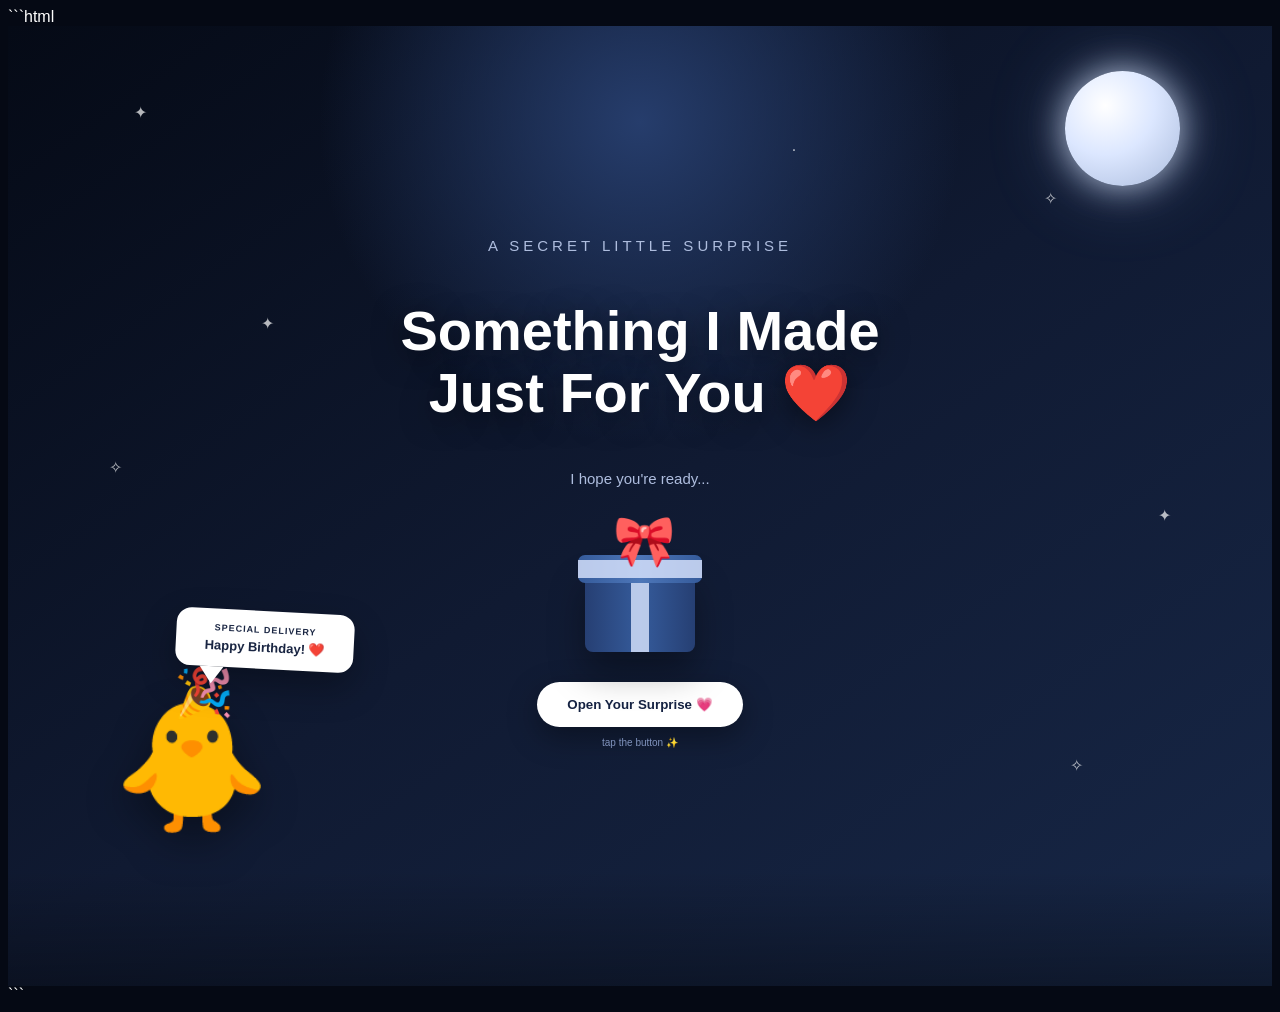
<file: index.html>
```html
<!DOCTYPE html>
<html lang="en">

<head>

    <meta charset="UTF-8">

    <meta name="viewport" content="width=device-width, initial-scale=1.0">

    <title>For My Love ❤️</title>

    <link rel="stylesheet" href="/css/style.css">

</head>

<body>


<!-- =====================================================
     MUSIC
===================================================== -->

<audio id="birthdayMusic" loop>
    <source src="/music/love-song.mp3" type="audio/mpeg">
</audio>



<!-- =====================================================
     PAGE 1
===================================================== -->

<section id="welcomeScreen" class="screen welcome-screen">

    <div class="stars">
        <span>✦</span>
        <span>✧</span>
        <span>✦</span>
        <span>·</span>
        <span>✧</span>
        <span>✦</span>
        <span>·</span>
        <span>✧</span>
    </div>


    <div class="moon-window">
        <div class="moon"></div>
    </div>


    <!-- CUTE BIRTHDAY DUCK -->

    <div class="duck-area">

        <div class="duck-body">
            🐥
        </div>

        <div class="duck-party-hat">
            🎉
        </div>

        <div class="duck-sign">

            <span>SPECIAL DELIVERY</span>

            <strong>
                Happy Birthday! ❤️
            </strong>

        </div>

    </div>


    <!-- MAIN MESSAGE -->

    <div class="opening-note">

        <p class="tiny-label">
            A SECRET LITTLE SURPRISE
        </p>

        <h1>
            Something I Made<br>
            Just For You ❤️
        </h1>

        <p>
            I hope you're ready...
        </p>

    </div>



    <!-- GIFT -->

    <div class="gift-scene">

        <div class="gift-box">

            <div class="gift-bow">
                🎀
            </div>

            <div class="gift-lid">

                <div class="gift-ribbon-horizontal"></div>

            </div>

            <div class="gift-body">

                <div class="gift-ribbon-vertical"></div>

            </div>

        </div>


        <button
                id="openSurprise"
                class="gift-button"
                type="button"
                onclick="openSurprisePage()"
        >
            Open Your Surprise 💗
        </button>


        <p class="click-hint">
            tap the button ✨
        </p>

    </div>


    <div class="room-floor"></div>

</section>



<!-- =====================================================
     PAGE 2 — MEMORIES + LETTER
===================================================== -->

<section
        id="birthdayScreen"
        class="screen birthday-screen hidden"
>


    <!-- FLOATING DECORATIONS -->

    <div class="memory-decorations">

        <span>♡</span>
        <span>✦</span>
        <span>♡</span>
        <span>✧</span>
        <span>♥</span>
        <span>✦</span>
        <span>♡</span>
        <span>✧</span>

    </div>



    <div class="memory-page">


        <!-- HEADING -->

        <div class="memory-heading">

            <p class="memory-eyebrow">
                A LITTLE PIECE OF US
            </p>

            <h1>
                My Favourite Memories ❤️
            </h1>

            <p class="memory-subtitle">
                Three pictures. A million feelings.
            </p>

        </div>



        <!-- =================================================
             PHOTO COLLAGE
        ================================================== -->

        <div class="memory-collage">


            <!-- PHOTO 1 -->

            <div class="memory-photo photo-one">

                <div class="photo-inner">

                    <img
                            src="/images/us1.jpeg"
                            alt="Our first memory"
                    >

                </div>

                <div class="photo-caption">
                    the beginning ♡
                </div>

            </div>



            <!-- PHOTO 2 -->

            <div class="memory-photo photo-two">

                <div class="photo-inner">

                    <img
                            src="/images/us2.jpeg"
                            alt="Our beautiful memory"
                    >

                </div>

                <div class="photo-caption">
                    my favourite person
                </div>

            </div>



            <!-- PHOTO 3 -->

            <div class="memory-photo photo-three">

                <div class="photo-inner">

                    <img
                            src="/images/us3.jpeg"
                            alt="Our precious memory"
                    >

                </div>

                <div class="photo-caption">
                    still my favourite ♡
                </div>

            </div>



            <!-- LITTLE NOTES -->

            <div class="memory-note note-one">

                <span>
                    you + me
                </span>

                <small>
                    always
                </small>

            </div>


            <div class="memory-note note-two">

                <span>
                    ♡
                </span>

                <small>
                    keep this moment
                </small>

            </div>



            <!-- MINI POLAROID -->

            <div class="mini-polaroid">

                <div class="mini-photo">
                    📸
                </div>

                <p>
                    us
                </p>

            </div>


        </div>



        <!-- =================================================
             LOVE LETTER
        ================================================== -->

        <div class="love-letter-section">

            <div class="letter-decoration">
                ✦
            </div>


            <div class="love-letter">


                <div class="letter-top">

                    <span>
                        FOR YOU
                    </span>

                    <span>
                        ♡
                    </span>

                </div>



                <h2>
                    A Letter For My Love
                </h2>



                <div class="letter-divider">
                    ─── ♡ ───
                </div>



                <div class="letter-content">


                    <p>
                        I don't know if I say it enough, but I want you to know how much I truly appreciate everything you do for me.
                    </p>


                    <p>
                        You have made so many sacrifices for me, you put in so much effort just to make things work, and you always try your very best to make sure that I am okay.
                    </p>


                    <p>
                        Even when you have your own problems, your own stress, and your own difficult days, you still somehow find a way to make me smile and make sure I don't stay sad for too long.
                    </p>


                    <p>
                        I see all of it, even the little things you think I don't notice. I see how much you try, how much you care, how you always put in the effort to make things better for us, and honestly, I don't know what I would do without you.
                    </p>


                    <p>
                        You have been there for me in so many ways, and I will always be grateful for having someone who loves me enough to make so many sacrifices just to see me happy. ❤️
                    </p>



                    <div class="letter-heart">
                        ♥
                    </div>



                    <p>
                        I know this birthday might not feel the same as your last one, especially after the beautiful birthday we celebrated together at Radhe.
                    </p>


                    <p>
                        Maybe this year feels a little different, and maybe things aren't exactly the way we imagined they would be.
                    </p>


                    <p>
                        But even if we can't celebrate it the same way this time, please remember that none of that changes how much I love you.
                    </p>


                    <p>
                        If anything, it makes me realize even more how much I miss being there with you and how much I wish I could make this day as special for you as you deserve.
                    </p>


                    <p>
                        I hope you know that no matter where we are or how things change, you will always have a very special place in my heart.
                    </p>



                    <div class="letter-heart">
                        ♡
                    </div>



                    <p>
                        You do so much for me, and today I just want you to know that I see you, I appreciate you, I value you, and I love you more than I can put into words.
                    </p>


                    <p>
                        Thank you for choosing me, for understanding me, for being patient with me, for making me laugh, for holding me together when I am not okay, and for always trying to bring happiness into my life.
                    </p>


                    <p>
                        I promise I will always cherish you and everything you do for me.
                    </p>


                    <p>
                        Happy Birthday once again, my love. ❤️
                    </p>


                    <p>
                        I hope this year brings you all the happiness, success, peace, and love that you deserve.
                    </p>


                    <p>
                        And even if I can't make this birthday exactly like the last one at Radhe, I hope this little surprise reminds you of one thing:
                    </p>



                    <div class="big-love">
                        I love you so, so much. ❤️🥺
                    </div>



                    <div class="letter-signature">
                        Forever yours. ❤️
                    </div>


                </div>

            </div>

        </div>



        <!-- =================================================
             PAGE 3 BUTTON
        ================================================== -->

        <div class="look-up-section">

            <div class="look-up-stars">
                ✦ &nbsp; ✧ &nbsp; ✦
            </div>

            <p>
                I saved one more thing for you...
            </p>

            <h2>
                Look up. 🌙
            </h2>


            <button
                    type="button"
                    class="look-up-button"
                    onclick="openNightSky()"
            >
                Continue ✨
            </button>


            <p class="look-up-hint">
                there's something waiting in the sky
            </p>

        </div>


    </div>

</section>



<!-- =====================================================
     PAGE 3 — NIGHT SKY
===================================================== -->

<section
        id="nightSkyScreen"
        class="screen night-sky-screen hidden"
>


    <div class="space-background"></div>


    <!-- STARS -->

    <div class="night-stars">

        <span class="ns ns1">✦</span>
        <span class="ns ns2">·</span>
        <span class="ns ns3">✧</span>
        <span class="ns ns4">·</span>
        <span class="ns ns5">✦</span>
        <span class="ns ns6">·</span>
        <span class="ns ns7">✧</span>
        <span class="ns ns8">✦</span>
        <span class="ns ns9">·</span>
        <span class="ns ns10">✧</span>
        <span class="ns ns11">·</span>
        <span class="ns ns12">✦</span>

    </div>



    <!-- MOON -->

    <div class="giant-moon">

        <div class="moon-crater crater-one"></div>
        <div class="moon-crater crater-two"></div>
        <div class="moon-crater crater-three"></div>
        <div class="moon-crater crater-four"></div>

    </div>



    <!-- FLOATING PHOTOS -->

    <div class="memory-orbs">


        <div class="memory-orb orb-one">

            <img
                    src="/images/us1.jpeg"
                    alt="Memory"
            >

        </div>


        <div class="memory-orb orb-two">

            <img
                    src="/images/us2.jpeg"
                    alt="Memory"
            >

        </div>


        <div class="memory-orb orb-three">

            <img
                    src="/images/us3.jpeg"
                    alt="Memory"
            >

        </div>


    </div>



    <!-- DUCK -->

    <div class="moon-duck">

        <div class="tiny-duck">
            🐥
        </div>

    </div>



    <!-- MESSAGE -->

    <div class="sky-message">

        <p class="sky-small-text">
            LOOK AT THE SKY
        </p>


        <h1>
            Somewhere between<br>
            the stars...
        </h1>


        <div class="heart-line">
            ♡
        </div>


        <p class="sky-final-line">

            there is a little reminder<br>
            of how much you mean to me.

        </p>


        <br>


        <p class="sky-final-line">

            <strong>
                Happy Birthday, My Love. ❤️
            </strong>

        </p>

    </div>



    <!-- WISH BUTTON -->

    <div class="wish-area">

        <button
                type="button"
                class="wish-button"
                onclick="makeWish()"
        >
            ⭐ Make a Wish
        </button>


        <p>
            close your eyes first...
        </p>

    </div>



    <!-- WISH RESULT -->

    <div
            id="wishResult"
            class="wish-result hidden"
    >

        <div class="wish-stars">
            ✦ ✧ ✦
        </div>


        <h2>
            My wish for you...
        </h2>


        <p>
            is that you always have a reason to smile.
        </p>


        <div class="wish-hearts">
            ♡ ❤️ ♡
        </div>


        <div class="birthday-final-text">

            Happy Birthday ❤️

            <br>

            I love you.

            <br>

            More than words can say.

        </div>

    </div>



    <div
            id="heartExplosion"
            class="heart-explosion"
    ></div>


</section>



<!-- =====================================================
     PAGE CONTROL
===================================================== -->

<script>

    function openSurprisePage() {

        const welcomeScreen =
            document.getElementById("welcomeScreen");

        const birthdayScreen =
            document.getElementById("birthdayScreen");

        const music =
            document.getElementById("birthdayMusic");


        welcomeScreen.classList.add("hidden");

        birthdayScreen.classList.remove("hidden");


        if (music) {

            music.play().catch(function () {

                console.log("Music playback blocked.");

            });

        }

    }



    function openNightSky() {

        const birthdayScreen =
            document.getElementById("birthdayScreen");

        const nightSkyScreen =
            document.getElementById("nightSkyScreen");


        birthdayScreen.classList.add("hidden");

        nightSkyScreen.classList.remove("hidden");

    }



    function makeWish() {

        const wishButton =
            document.querySelector(".wish-button");

        const wishResult =
            document.getElementById("wishResult");

        const heartExplosion =
            document.getElementById("heartExplosion");


        if (wishButton) {

            wishButton.style.display = "none";

        }


        if (wishResult) {

            wishResult.classList.remove("hidden");

        }


        const hearts = [
            "❤️",
            "💕",
            "💗",
            "💖",
            "💓",
            "💞",
            "♡"
        ];


        for (let i = 0; i < 35; i++) {

            const heart =
                document.createElement("span");


            heart.className =
                "explosion-heart";


            heart.innerHTML =
                hearts[
                    Math.floor(
                        Math.random() * hearts.length
                    )
                ];


            heart.style.left = "50%";

            heart.style.top = "50%";


            heart.style.setProperty(
                "--x",
                ((Math.random() - 0.5) * 900) + "px"
            );


            heart.style.setProperty(
                "--y",
                ((Math.random() - 0.5) * 700) + "px"
            );


            heartExplosion.appendChild(heart);


            setTimeout(function () {

                heart.remove();

            }, 4500);

        }

    }

</script>


</body>

</html>
```
</file>
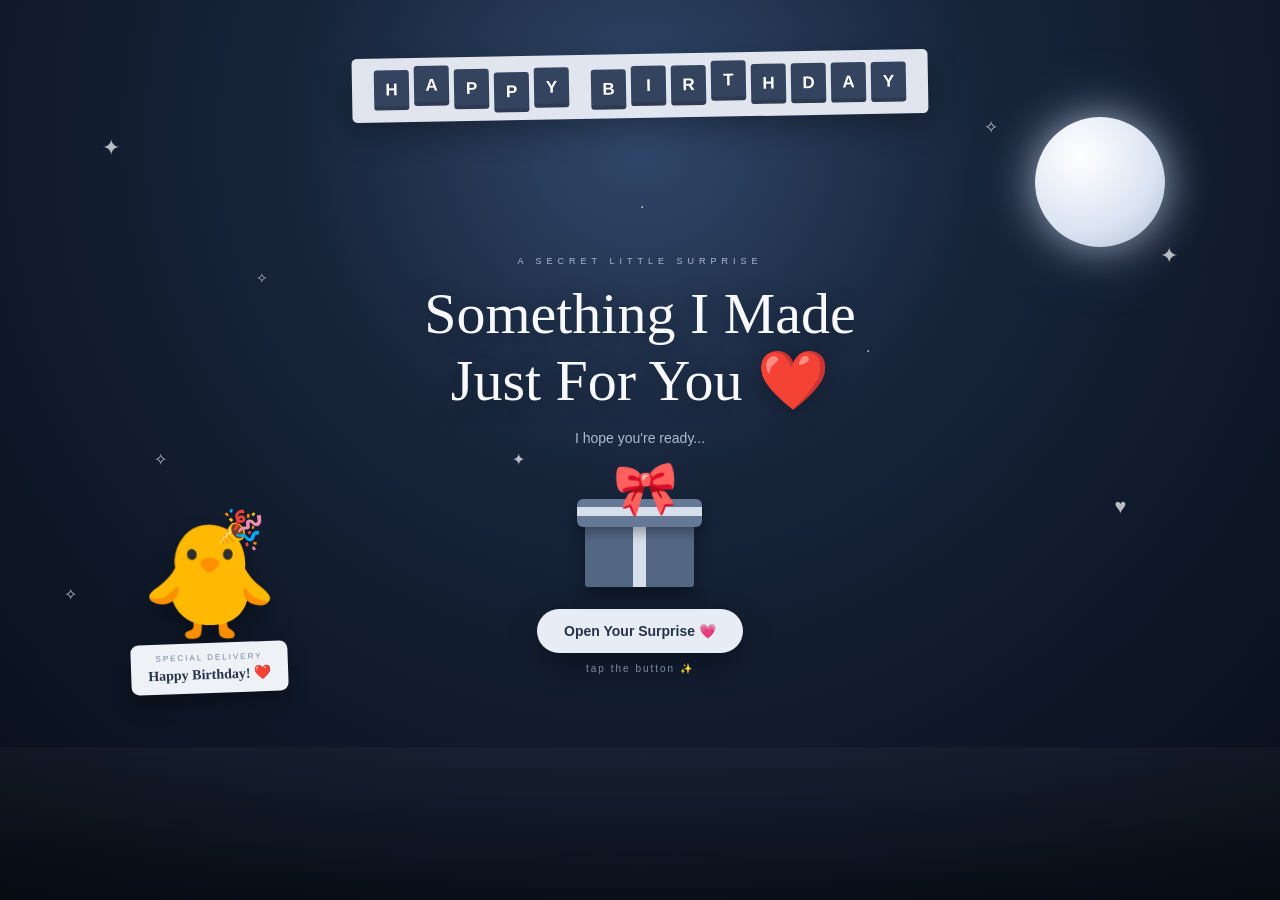
<file: src/main/resources/static/index.html>
<!DOCTYPE html>
<html lang="en">

<head>
    <meta charset="UTF-8">
    <meta name="viewport" content="width=device-width, initial-scale=1.0">

    <title>For My Love ❤️</title>

    <link rel="stylesheet" href="css/style.css">
</head>

<body>

<audio id="birthdayMusic" loop>
    <source src="music/love-song.mp3" type="audio/mpeg">
</audio>


<!-- =====================================================
     PAGE 1
===================================================== -->

<section id="welcomeScreen" class="screen welcome-screen">

    <div class="stars">
        <span>✦</span>
        <span>✧</span>
        <span>✦</span>
        <span>·</span>
        <span>✧</span>
        <span>✦</span>
        <span>·</span>
        <span>✧</span>
        <span>♥</span>
        <span>✦</span>
        <span>♡</span>
        <span>✧</span>
    </div>

    <div class="birthday-banner">
        <span>H</span>
        <span>A</span>
        <span>P</span>
        <span>P</span>
        <span>Y</span>
        <span class="banner-space"></span>
        <span>B</span>
        <span>I</span>
        <span>R</span>
        <span>T</span>
        <span>H</span>
        <span>D</span>
        <span>A</span>
        <span>Y</span>
    </div>

    <div class="moon-window">
        <div class="moon"></div>
    </div>

    <div class="duck-area">

        <div class="duck-body">🐥</div>

        <div class="duck-party-hat">🎉</div>

        <div class="duck-sign">
            <span>SPECIAL DELIVERY</span>
            <strong>Happy Birthday! ❤️</strong>
        </div>

    </div>

    <div class="opening-note">

        <p class="tiny-label">
            A SECRET LITTLE SURPRISE
        </p>

        <h1>
            Something I Made<br>
            Just For You ❤️
        </h1>

        <p>
            I hope you're ready...
        </p>

    </div>

    <div class="gift-scene">

        <div class="gift-box">

            <div class="gift-bow">🎀</div>

            <div class="gift-lid">
                <div class="gift-ribbon-horizontal"></div>
            </div>

            <div class="gift-body">
                <div class="gift-ribbon-vertical"></div>
            </div>

        </div>

        <button
                id="openSurprise"
                class="gift-button"
                type="button"
                onclick="openSurprisePage()"
        >
            Open Your Surprise 💗
        </button>

        <p class="click-hint">
            tap the button ✨
        </p>

    </div>

    <div class="room-floor"></div>

    <div class="page1-hearts">
        <span>❤️</span>
        <span>♡</span>
        <span>💗</span>
        <span>♥</span>
        <span>💕</span>
        <span>♡</span>
        <span>💖</span>
        <span>♥</span>
        <span>💓</span>
        <span>♡</span>
    </div>

</section>


<!-- =====================================================
     PAGE 2
===================================================== -->

<section id="birthdayScreen" class="screen birthday-screen hidden">

    <div class="memory-decorations">
        <span>♡</span>
        <span>✦</span>
        <span>♡</span>
        <span>✧</span>
        <span>♥</span>
        <span>✦</span>
        <span>♡</span>
        <span>✧</span>
        <span>💕</span>
        <span>❤️</span>
        <span>💗</span>
        <span>💖</span>
    </div>

    <div class="memory-page">

        <div class="memory-heading">

            <p class="memory-eyebrow">
                A LITTLE PIECE OF US
            </p>

            <h1>
                My Favourite Memories ❤️
            </h1>

            <p class="memory-subtitle">
                Three pictures. A million feelings.
            </p>

        </div>

        <div class="memory-collage">

            <div class="memory-photo photo-one">
                <div class="photo-inner">
                    <img src="images/us1.jpeg" alt="Our first memory">
                </div>

                <div class="photo-caption">
                    the beginning ♡
                </div>
            </div>

            <div class="memory-photo photo-two">
                <div class="photo-inner">
                    <img src="images/us2.jpeg" alt="Our beautiful memory">
                </div>

                <div class="photo-caption">
                    my favourite person
                </div>
            </div>

            <div class="memory-photo photo-three">
                <div class="photo-inner">
                    <img src="images/us3.jpeg" alt="Our precious memory">
                </div>

                <div class="photo-caption">
                    still my favourite ♡
                </div>
            </div>

            <div class="memory-note note-one">
                <span>you + me</span>
                <small>always</small>
            </div>

            <div class="memory-note note-two">
                <span>♡</span>
                <small>keep this moment</small>
            </div>

            <div class="mini-polaroid">
                <div class="mini-photo">📸</div>
                <p>us</p>
            </div>

        </div>

        <div class="love-letter-section">

            <div class="letter-decoration">
                ✦
            </div>

            <div class="love-letter">

                <div class="letter-top">
                    <span>FOR YOU</span>
                    <span>♡</span>
                </div>

                <h2>
                    A Letter For My Love
                </h2>

                <div class="letter-divider">
                    ─── ♡ ───
                </div>

                <div class="letter-content">

                    <p>
                        I don't know if I say it enough, but I want you to know how much I truly appreciate everything you do for me.
                    </p>

                    <p>
                        You have made so many sacrifices for me, you put in so much effort just to make things work, and you always try your very best to make sure that I am okay.
                    </p>

                    <p>
                        Even when you have your own problems, your own stress, and your own difficult days, you still somehow find a way to make me smile and make sure I don't stay sad for too long.
                    </p>

                    <p>
                        I see all of it, even the little things you think I don't notice. I see how much you try, how much you care, how you always put in the effort to make things better for us, and honestly, I don't know what I would do without you.
                    </p>

                    <p>
                        You have been there for me in so many ways, and I will always be grateful for having someone who loves me enough to make so many sacrifices just to see me happy. ❤️
                    </p>

                    <div class="letter-heart">♥</div>

                    <p>
                        I know this birthday might not feel the same as your last one, especially after the beautiful birthday we celebrated together at Radhe.
                    </p>

                    <p>
                        Maybe this year feels a little different, and maybe things aren't exactly the way we imagined they would be.
                    </p>

                    <p>
                        But even if we can't celebrate it the same way this time, please remember that none of that changes how much I love you.
                    </p>

                    <p>
                        If anything, it makes me realize even more how much I miss being there with you and how much I wish I could make this day as special for you as you deserve.
                    </p>

                    <p>
                        I hope you know that no matter where we are or how things change, you will always have a very special place in my heart.
                    </p>

                    <div class="letter-heart">♡</div>

                    <p>
                        You do so much for me, and today I just want you to know that I see you, I appreciate you, I value you, and I love you more than I can put into words.
                    </p>

                    <p>
                        Thank you for choosing me, for understanding me, for being patient with me, for making me laugh, for holding me together when I am not okay, and for always trying to bring happiness into my life.
                    </p>

                    <p>
                        I promise I will always cherish you and everything you do for me.
                    </p>

                    <p>
                        Happy Birthday once again, my love. ❤️
                    </p>

                    <p>
                        I hope this year brings you all the happiness, success, peace, and love that you deserve.
                    </p>

                    <p>
                        And even if I can't make this birthday exactly like the last one at Radhe, I hope this little surprise reminds you of one thing:
                    </p>

                    <div class="big-love">
                        I love you so, so much. ❤️🥺
                    </div>

                    <div class="letter-signature">
                        Forever yours. ❤️
                    </div>

                </div>

            </div>

        </div>

        <div class="look-up-section">

            <div class="look-up-stars">
                ✦ &nbsp; ✧ &nbsp; ✦
            </div>

            <p>
                I saved one more thing for you...
            </p>

            <h2>
                Look up. 🌙
            </h2>

            <button
                    type="button"
                    class="look-up-button"
                    onclick="openNightSky()"
            >
                Continue ✨
            </button>

            <p class="look-up-hint">
                there's something waiting in the sky
            </p>

        </div>

    </div>

</section>


<!-- =====================================================
     PAGE 3 — ROMANTIC NIGHT
===================================================== -->

<section id="nightSkyScreen" class="screen night-sky-screen hidden">

    <!-- Background -->
    <div class="space-background"></div>

    <!-- Soft glowing clouds -->
    <div class="sky-glow sky-glow-one"></div>
    <div class="sky-glow sky-glow-two"></div>

    <!-- Stars -->
    <div class="night-stars">

        <span class="ns ns1">✦</span>
        <span class="ns ns2">·</span>
        <span class="ns ns3">✧</span>
        <span class="ns ns4">·</span>
        <span class="ns ns5">✦</span>
        <span class="ns ns6">·</span>
        <span class="ns ns7">✧</span>
        <span class="ns ns8">✦</span>
        <span class="ns ns9">·</span>
        <span class="ns ns10">✧</span>
        <span class="ns ns11">·</span>
        <span class="ns ns12">✦</span>
        <span class="ns ns13">✧</span>
        <span class="ns ns14">·</span>
        <span class="ns ns15">✦</span>
        <span class="ns ns16">♡</span>
        <span class="ns ns17">✧</span>
        <span class="ns ns18">·</span>

    </div>


    <!-- Shooting stars -->
    <div class="shooting-stars">
        <span></span>
        <span></span>
        <span></span>
    </div>


    <!-- Moon -->
    <div class="giant-moon">

        <div class="moon-crater crater-one"></div>
        <div class="moon-crater crater-two"></div>
        <div class="moon-crater crater-three"></div>
        <div class="moon-crater crater-four"></div>

    </div>


    <!-- Moon halo -->
    <div class="moon-halo"></div>


    <!-- Floating memories -->
    <div class="memory-orbs">

        <div class="memory-orb orb-one">
            <img src="images/us1.jpeg" alt="Our memory">
        </div>

        <div class="memory-orb orb-two">
            <img src="images/us2.jpeg" alt="Our memory">
        </div>

        <div class="memory-orb orb-three">
            <img src="images/us3.jpeg" alt="Our memory">
        </div>

    </div>


    <!-- Small romantic hearts -->
    <div class="floating-love">

        <span>♡</span>
        <span>♥</span>
        <span>♡</span>
        <span>💗</span>
        <span>♡</span>
        <span>♥</span>

    </div>


    <!-- Romantic message -->
    <div class="sky-message">

        <p class="sky-small-text">
            FOR THE ONE I LOVE
        </p>

        <h1>
            If I could give you<br>
            one thing tonight...
        </h1>

        <div class="heart-line">
            ♡
        </div>

        <p class="sky-final-line">
            No matter how many stars are in the sky,
            I'd still choose you.
            I would give you the ability
            to see yourself through my eyes.
        </p>

        <p class="sky-final-line">
            <strong>
                Then you'd finally understand<br>
                just how special you are to me. ❤️
            </strong>
        </p>

    </div>


    <!-- Bottom romantic message -->
    <div class="bottom-love-message">

        <span>✦</span>


        <span>♡</span>

    </div>


    <!-- Wish -->
    <div class="wish-area">

        <button
                type="button"
                class="wish-button"
                onclick="makeWish()"
        >
            ⭐ Make a Wish
        </button>

        <p>
            close your eyes first...
        </p>

    </div>


    <!-- Wish result -->
    <div id="wishResult" class="wish-result hidden">

        <div class="wish-stars">
            ✦ &nbsp; ✧ &nbsp; ✦
        </div>

        <h2>
            My wish for you...
        </h2>

        <p>
            is that you always have a reason to smile.
        </p>

        <div class="wish-hearts">
            ♡ ❤️ ♡
        </div>

        <div class="birthday-final-text">

            Happy Birthday ❤️

            <br>

            I love you.

            <br>

            More than words can say.

        </div>

    </div>


    <!-- Heart explosion -->
    <div id="heartExplosion" class="heart-explosion"></div>

</section>


<script>

    function openSurprisePage() {

        const welcomeScreen =
            document.getElementById("welcomeScreen");

        const birthdayScreen =
            document.getElementById("birthdayScreen");

        const music =
            document.getElementById("birthdayMusic");

        welcomeScreen.classList.add("hidden");

        birthdayScreen.classList.remove("hidden");

        if (music) {

            music.play().catch(function () {
                console.log("Music playback blocked.");
            });

        }

        window.scrollTo(0, 0);
    }


    function openNightSky() {

        const birthdayScreen =
            document.getElementById("birthdayScreen");

        const nightSkyScreen =
            document.getElementById("nightSkyScreen");

        birthdayScreen.classList.add("hidden");

        nightSkyScreen.classList.remove("hidden");

        window.scrollTo(0, 0);
    }


    function makeWish() {

        const wishButton =
            document.querySelector(".wish-button");

        const wishResult =
            document.getElementById("wishResult");

        const heartExplosion =
            document.getElementById("heartExplosion");

        if (wishButton) {
            wishButton.style.display = "none";
        }

        if (wishResult) {
            wishResult.classList.remove("hidden");
        }

        const hearts = [
            "❤️",
            "💕",
            "💗",
            "💖",
            "💓",
            "💞",
            "♡",
            "♥"
        ];

        for (let i = 0; i < 45; i++) {

            const heart =
                document.createElement("span");

            heart.className =
                "explosion-heart";

            heart.innerHTML =
                hearts[
                    Math.floor(
                        Math.random() * hearts.length
                    )
                ];

            heart.style.left = "50%";
            heart.style.top = "50%";

            heart.style.setProperty(
                "--x",
                ((Math.random() - 0.5) * 900) + "px"
            );

            heart.style.setProperty(
                "--y",
                ((Math.random() - 0.5) * 700) + "px"
            );

            heartExplosion.appendChild(heart);

            setTimeout(function () {
                heart.remove();
            }, 4500);

        }

    }

</script>

</body>
</html>
</file>
<file: css/style.css>
```css
* {
    margin: 0;
    padding: 0;
    box-sizing: border-box;
}

html {
    scroll-behavior: smooth;
}

body {
    min-height: 100vh;
    font-family: "Segoe UI", Arial, sans-serif;
    overflow-x: hidden;
    background: #050914;
    color: white;
}

.hidden {
    display: none !important;
}

.screen {
    min-height: 100vh;
    position: relative;
    overflow: hidden;
}


/* =====================================================
   PAGE 1
===================================================== */

.welcome-screen {
    min-height: 100vh;
    display: flex;
    flex-direction: column;
    align-items: center;
    justify-content: center;
    padding: 30px 20px;

    background:
        radial-gradient(circle at 50% 10%, #263d6c 0%, transparent 30%),
        linear-gradient(145deg, #050a16, #101a32, #172747);

    isolation: isolate;
}


/* Stars */

.stars {
    position: absolute;
    inset: 0;
    pointer-events: none;
}

.stars span {
    position: absolute;
    color: white;
    opacity: .7;
    animation: twinkle 3s infinite alternate;
}

.stars span:nth-child(1) { top: 8%; left: 10%; }
.stars span:nth-child(2) { top: 17%; left: 82%; }
.stars span:nth-child(3) { top: 30%; left: 20%; }
.stars span:nth-child(4) { top: 12%; left: 62%; }
.stars span:nth-child(5) { top: 45%; left: 8%; }
.stars span:nth-child(6) { top: 50%; left: 91%; }
.stars span:nth-child(7) { top: 70%; left: 15%; }
.stars span:nth-child(8) { top: 76%; left: 84%; }


/* Moon */

.moon-window {
    position: absolute;
    top: 45px;
    right: 75px;
    width: 150px;
    height: 150px;
}

.moon {
    width: 115px;
    height: 115px;
    margin: auto;
    border-radius: 50%;

    background:
        radial-gradient(
            circle at 35% 30%,
            #ffffff,
            #dce7ff 45%,
            #aabbdc
        );

    box-shadow:
        0 0 35px rgba(220,232,255,.8),
        0 0 80px rgba(150,180,240,.3);
}

.window-star {
    position: absolute;
    color: white;
    animation: twinkle 2s infinite alternate;
}

.star-a { top: 0; left: 5px; }
.star-b { top: 35px; right: -10px; }
.star-c { bottom: 5px; left: 10px; }
.star-d { top: 80px; left: -10px; }
.star-e { bottom: 20px; right: 0; }


/* Duck */

.duck-area {
    position: absolute;
    left: 6%;
    bottom: 12%;
    width: 240px;
    height: 260px;
    z-index: 5;
}

.duck-body {
    position: absolute;
    left: 30px;
    bottom: 30px;
    font-size: 125px;
    filter: drop-shadow(0 15px 20px rgba(0,0,0,.4));
    animation: duckFloat 3s ease-in-out infinite;
}

.duck-party-hat {
    position: absolute;
    left: 90px;
    bottom: 150px;
    font-size: 48px;
    animation: hatFloat 2s infinite ease-in-out;
}

.duck-sign {
    position: absolute;
    right: -30px;
    top: 0;
    width: 150px;
    padding: 14px;
    border-radius: 15px;
    background: white;
    color: #192542;
    text-align: center;
    transform: rotate(3deg);
    box-shadow: 0 15px 35px rgba(0,0,0,.3);
}

.duck-sign::after {
    content: "";
    position: absolute;
    left: 25px;
    bottom: -17px;
    border-width: 17px 12px 0;
    border-style: solid;
    border-color: white transparent transparent;
}

.duck-sign span {
    display: block;
    font-size: 9px;
    font-weight: 700;
    letter-spacing: 1px;
    margin-bottom: 5px;
}

.duck-sign strong {
    font-size: 13px;
}

.duck-shadow {
    position: absolute;
    left: 40px;
    bottom: 15px;
    width: 125px;
    height: 18px;
    background: rgba(0,0,0,.3);
    border-radius: 50%;
    filter: blur(5px);
}


/* Opening message */

.opening-note {
    position: relative;
    z-index: 10;
    width: min(650px, 90%);
    text-align: center;
    margin-top: -35px;
}

.tiny-label {
    font-size: 10px;
    letter-spacing: 4px;
    color: #9eb3df;
    margin-bottom: 18px;
}

.opening-note h1 {
    font-size: clamp(32px, 5vw, 56px);
    line-height: 1.1;
    text-shadow: 0 5px 30px rgba(0,0,0,.5);
}

.opening-note p {
    margin-top: 18px;
    color: #aebdde;
    font-size: 15px;
}


/* Gift */

.gift-scene {
    position: relative;
    z-index: 10;
    display: flex;
    flex-direction: column;
    align-items: center;
    margin-top: 30px;
}

.gift-box {
    position: relative;
    width: 130px;
    height: 120px;
    animation: giftFloat 2.5s ease-in-out infinite;
}

.gift-body {
    position: absolute;
    left: 10px;
    bottom: 0;
    width: 110px;
    height: 85px;
    border-radius: 8px;
    background: linear-gradient(90deg,#263f73,#355b9b,#263f73);
    box-shadow: 0 20px 35px rgba(0,0,0,.35);
}

.gift-lid {
    position: absolute;
    left: 3px;
    top: 23px;
    width: 124px;
    height: 28px;
    border-radius: 7px;
    background: linear-gradient(90deg,#355b9b,#4d76b8,#355b9b);
    z-index: 3;
}

.gift-ribbon-horizontal {
    position: absolute;
    left: 0;
    top: 5px;
    width: 100%;
    height: 18px;
    background: #dce7ff;
    opacity: .8;
}

.gift-ribbon-vertical {
    position: absolute;
    left: 46px;
    top: 0;
    width: 18px;
    height: 100%;
    background: #dce7ff;
    opacity: .8;
}

.gift-bow {
    position: absolute;
    z-index: 5;
    top: -20px;
    left: 38px;
    font-size: 50px;
    animation: bowWiggle 2s infinite ease-in-out;
}

.gift-glow {
    position: absolute;
    width: 180px;
    height: 180px;
    border-radius: 50%;
    background: rgba(100,150,255,.15);
    filter: blur(30px);
    animation: glowPulse 2s infinite alternate;
}

.gift-button {
    margin-top: 30px;
    padding: 15px 30px;
    border: none;
    border-radius: 50px;
    background: white;
    color: #162343;
    font-weight: 700;
    cursor: pointer;
    box-shadow: 0 10px 30px rgba(0,0,0,.35);
    transition: .25s;
}

.gift-button:hover {
    transform: translateY(-4px) scale(1.04);
}

.click-hint {
    margin-top: 10px;
    color: #8093bd;
    font-size: 10px;
}


/* Floor */

.room-floor {
    position: absolute;
    left: 0;
    bottom: 0;
    width: 100%;
    height: 12%;
    background: linear-gradient(to top,rgba(0,0,0,.35),transparent);
}


/* =====================================================
   PAGE 2
===================================================== */

.birthday-screen {
    min-height: 100vh;
    padding: 65px 20px;

    background:
        radial-gradient(circle at 20% 10%,#263a61,transparent 30%),
        radial-gradient(circle at 90% 80%,#1c3155,transparent 30%),
        linear-gradient(145deg,#080e1c,#101b31,#0a1222);
}

.memory-page {
    position: relative;
    z-index: 5;
    width: min(1050px,100%);
    margin: auto;
}


/* Heading */

.memory-heading {
    text-align: center;
    margin-bottom: 45px;
}

.memory-eyebrow {
    font-size: 9px;
    letter-spacing: 5px;
    color: #8196be;
    margin-bottom: 13px;
}

.memory-heading h1 {
    font-size: clamp(30px,5vw,52px);
    font-weight: 500;
}

.memory-subtitle {
    margin-top: 10px;
    color: #8e9fbd;
    font-size: 12px;
    font-style: italic;
}


/* Collage */

.memory-collage {
    position: relative;
    width: min(900px,100%);
    min-height: 650px;
    margin: auto;
}


/* Photos */

.memory-photo {
    position: absolute;
    padding: 10px;
    background: #f7f5ef;
    box-shadow: 0 25px 50px rgba(0,0,0,.4);
    cursor: pointer;
    transition: .4s ease;
}

.memory-photo:hover {
    transform:
        rotate(0deg)
        translateY(-12px)
        scale(1.04);

    z-index: 20;
}

.photo-inner {
    overflow: hidden;
}

.photo-inner img {
    width: 100%;
    height: 100%;
    object-fit: cover;
    display: block;
    transition: .6s ease;
}

.memory-photo:hover img {
    transform: scale(1.06);
}


/* Photo 1 */

.photo-one {
    width: 275px;
    height: 340px;
    left: 4%;
    top: 70px;
    transform: rotate(-6deg);
}

.photo-one .photo-inner {
    height: 285px;
}


/* Photo 2 */

.photo-two {
    width: 320px;
    height: 390px;
    left: 50%;
    top: 5px;
    transform: translateX(-50%) rotate(2deg);
    z-index: 5;
}

.photo-two .photo-inner {
    height: 330px;
}


/* Photo 3 */

.photo-three {
    width: 265px;
    height: 330px;
    right: 4%;
    top: 90px;
    transform: rotate(6deg);
}

.photo-three .photo-inner {
    height: 275px;
}


/* Captions */

.photo-caption {
    height: 35px;
    display: flex;
    align-items: center;
    justify-content: center;
    color: #30343b;
    font-family: "Segoe Print","Comic Sans MS",cursive;
    font-size: 11px;
}


/* Notes */

.memory-note {
    position: absolute;
    display: flex;
    flex-direction: column;
    align-items: center;
    color: #d8e0ef;
    font-family: "Segoe Print","Comic Sans MS",cursive;
}

.memory-note span {
    font-size: 15px;
}

.memory-note small {
    margin-top: 4px;
    color: #8497b9;
    font-size: 8px;
}

.note-one {
    left: 2%;
    top: 445px;
    transform: rotate(-8deg);
}

.note-two {
    right: 1%;
    top: 450px;
    transform: rotate(7deg);
}

.note-three {
    left: 50%;
    bottom: 5px;
    transform: translateX(-50%) rotate(-3deg);
}


/* Mini polaroid */

.mini-polaroid {
    position: absolute;
    left: 25%;
    bottom: 5px;
    width: 110px;
    padding: 8px 8px 16px;
    background: #f6f3eb;
    box-shadow: 0 15px 30px rgba(0,0,0,.3);
    transform: rotate(8deg);
}

.mini-photo {
    height: 80px;
    display: flex;
    justify-content: center;
    align-items: center;
    background: linear-gradient(135deg,#263b60,#172641);
    font-size: 28px;
}

.mini-polaroid p {
    text-align: center;
    margin-top: 6px;
    color: #30343b;
    font-family: "Segoe Print","Comic Sans MS",cursive;
    font-size: 10px;
}


/* Love message */

.tiny-love-message {
    text-align: center;
    margin: 20px auto 45px;
}

.tiny-line {
    width: 50px;
    height: 1px;
    margin: 12px auto;
    background: rgba(255,255,255,.25);
}

.tiny-love-message p {
    font-size: 10px;
    color: #8496b7;
}

.tiny-love-message h2 {
    margin-top: 6px;
    font-size: 24px;
    font-weight: 400;
}


/* Stamps */

.memory-stamps {
    display: flex;
    justify-content: center;
    flex-wrap: wrap;
    gap: 10px;
    margin-bottom: 70px;
}

.memory-stamps span {
    padding: 6px 12px;
    border: 1px solid rgba(255,255,255,.18);
    border-radius: 50px;
    font-size: 7px;
    letter-spacing: 1.5px;
    color: #91a4c7;
}


/* Decorations */

.memory-decorations {
    position: absolute;
    inset: 0;
    pointer-events: none;
}

.memory-decorations span {
    position: absolute;
    color: rgba(255,255,255,.35);
    animation: memoryFloat 5s ease-in-out infinite;
}

.memory-decorations span:nth-child(1) { left: 8%; top: 15%; }
.memory-decorations span:nth-child(2) { left: 25%; top: 8%; }
.memory-decorations span:nth-child(3) { left: 75%; top: 17%; }
.memory-decorations span:nth-child(4) { right: 7%; top: 40%; }
.memory-decorations span:nth-child(5) { left: 10%; bottom: 25%; }
.memory-decorations span:nth-child(6) { right: 20%; bottom: 15%; }
.memory-decorations span:nth-child(7) { left: 40%; bottom: 10%; }
.memory-decorations span:nth-child(8) { right: 40%; top: 35%; }


/* Look up */

.look-up-section {
    text-align: center;
    padding-top: 45px;
    border-top: 1px solid rgba(255,255,255,.1);
}

.look-up-stars {
    font-size: 20px;
    animation: twinkle 2s infinite alternate;
}

.look-up-section p {
    margin-top: 20px;
    color: #8fa5c7;
    font-size: 11px;
}

.look-up-section h2 {
    margin-top: 10px;
    font-size: 30px;
    font-weight: 400;
}

.look-up-button {
    margin-top: 25px;
    padding: 14px 30px;
    border: 1px solid rgba(255,255,255,.25);
    border-radius: 50px;
    background: rgba(255,255,255,.07);
    color: white;
    cursor: pointer;
    transition: .3s;
}

.look-up-button:hover {
    transform: translateY(-4px) scale(1.05);
    background: rgba(255,255,255,.14);
}

.look-up-hint {
    margin-top: 10px !important;
    color: #687b9f !important;
    font-size: 9px !important;
}


/* =====================================================
   PAGE 3
===================================================== */

.night-sky-screen {
    min-height: 100vh;
    background: #020611;
    position: relative;
    overflow: hidden;
}

.space-background {
    position: absolute;
    inset: 0;

    background:
        radial-gradient(ellipse at 50% 100%,#152b52,transparent 55%),
        radial-gradient(ellipse at 20% 20%,#14213d,transparent 40%),
        radial-gradient(ellipse at 85% 15%,#172447,transparent 35%),
        linear-gradient(180deg,#01030b,#050a18,#071329);
}


/* Stars */

.night-stars {
    position: absolute;
    inset: 0;
}

.ns {
    position: absolute;
    color: white;
    opacity: .7;
    animation: nightTwinkle 2s infinite alternate;
}

.ns1 { top: 7%; left: 5%; }
.ns2 { top: 15%; left: 15%; }
.ns3 { top: 9%; left: 28%; }
.ns4 { top: 23%; left: 38%; }
.ns5 { top: 11%; left: 49%; }
.ns6 { top: 19%; left: 63%; }
.ns7 { top: 7%; left: 74%; }
.ns8 { top: 30%; left: 86%; }
.ns9 { top: 40%; left: 6%; }
.ns10 { top: 45%; left: 20%; }
.ns11 { top: 53%; left: 31%; }
.ns12 { top: 38%; left: 45%; }
.ns13 { top: 55%; left: 56%; }
.ns14 { top: 47%; left: 71%; }
.ns15 { top: 63%; left: 83%; }
.ns16 { top: 70%; left: 10%; }
.ns17 { top: 76%; left: 30%; }
.ns18 { top: 68%; left: 48%; }
.ns19 { top: 80%; left: 66%; }
.ns20 { top: 73%; left: 91%; }


/* Shooting stars */

.shooting-stars span {
    position: absolute;
    width: 130px;
    height: 2px;

    background:
        linear-gradient(
            90deg,
            transparent,
            rgba(255,255,255,.9),
            transparent
        );

    transform: rotate(-35deg);
    animation: shootingStar 6s linear infinite;
}

.shooting-stars span:nth-child(1) {
    top: 15%;
    left: 80%;
}

.shooting-stars span:nth-child(2) {
    top: 35%;
    left: 70%;
    animation-delay: 3s;
}

.shooting-stars span:nth-child(3) {
    top: 8%;
    left: 45%;
    animation-delay: 5s;
}


/* Moon */

.giant-moon {
    position: absolute;
    top: 8%;
    right: 8%;
    width: 260px;
    height: 260px;
    border-radius: 50%;

    background:
        radial-gradient(
            circle at 35% 30%,
            #ffffff,
            #e3ebfa 42%,
            #a7b8d1 80%
        );

    box-shadow:
        0 0 40px rgba(220,230,255,.75),
        0 0 120px rgba(180,200,240,.35);

    animation: moonGlow 5s infinite alternate;
}

.moon-crater {
    position: absolute;
    border-radius: 50%;
    background: rgba(110,125,150,.15);
}

.crater-one {
    width: 50px;
    height: 50px;
    top: 55px;
    left: 50px;
}

.crater-two {
    width: 30px;
    height: 30px;
    top: 120px;
    left: 150px;
}

.crater-three {
    width: 42px;
    height: 42px;
    top: 160px;
    left: 75px;
}

.crater-four {
    width: 20px;
    height: 20px;
    top: 75px;
    left: 175px;
}


/* Constellation */

.heart-constellation {
    position: absolute;
    width: 250px;
    height: 220px;
    left: 14%;
    top: 18%;
}

.constellation-star {
    position: absolute;
    color: white;
    font-size: 15px;
    text-shadow: 0 0 12px white;
    animation: constellationPulse 2s infinite alternate;
}

.c1 { left: 50px; top: 10px; }
.c2 { left: 15px; top: 70px; }
.c3 { left: 85px; top: 90px; }
.c4 { left: 120px; top: 45px; }
.c5 { left: 160px; top: 90px; }
.c6 { left: 210px; top: 70px; }
.c7 { left: 180px; top: 135px; }
.c8 { left: 120px; top: 175px; }
.c9 { left: 55px; top: 135px; }

.constellation-line {
    position: absolute;
    height: 1px;
    background: rgba(255,255,255,.35);
    transform-origin: left center;
}

.line1 { width: 70px; left: 55px; top: 22px; transform: rotate(125deg); }
.line2 { width: 75px; left: 25px; top: 80px; transform: rotate(18deg); }
.line3 { width: 65px; left: 95px; top: 96px; transform: rotate(-50deg); }
.line4 { width: 70px; left: 130px; top: 55px; transform: rotate(55deg); }
.line5 { width: 55px; left: 165px; top: 98px; transform: rotate(-28deg); }
.line6 { width: 70px; left: 185px; top: 105px; transform: rotate(145deg); }
.line7 { width: 75px; left: 180px; top: 145px; transform: rotate(165deg); }
.line8 { width: 70px; left: 65px; top: 145px; transform: rotate(25deg); }


/* Page 3 message */

.sky-message {
    position: absolute;
    left: 50%;
    top: 50%;
    transform: translate(-50%,-50%);
    width: min(600px,90%);
    text-align: center;
    z-index: 20;
}

.sky-small-text {
    font-size: 9px;
    letter-spacing: 5px;
    color: #8da3cc;
    margin-bottom: 25px;
}

.sky-message h1 {
    font-size: clamp(35px,6vw,65px);
    font-weight: 400;
    line-height: 1.1;
    text-shadow: 0 10px 40px rgba(0,0,0,.7);
    animation: skyTextAppear 2s ease;
}

.heart-line {
    margin: 20px 0;
    font-size: 40px;
    animation: heartPulse 2s infinite;
}

.message-reveal {
    animation: fadeUp 3s ease;
}

.sky-final-line {
    font-size: 19px;
    line-height: 1.5;
    color: #c8d3e7;
}

.sky-final-line strong {
    font-size: 32px;
    color: white;
}


/* Floating photos */

.memory-orbs {
    position: absolute;
    inset: 0;
}

.memory-orb {
    position: absolute;
    width: 90px;
    height: 90px;
    padding: 5px;
    border-radius: 50%;
    background: rgba(255,255,255,.15);
    border: 1px solid rgba(255,255,255,.5);
    overflow: hidden;
    animation: orbFloat 6s ease-in-out infinite;
}

.memory-orb img {
    width: 100%;
    height: 100%;
    object-fit: cover;
    border-radius: 50%;
}

.orb-one { left: 8%; bottom: 25%; }
.orb-two { left: 45%; top: 12%; animation-delay: 2s; }
.orb-three { right: 7%; bottom: 35%; animation-delay: 4s; }


/* Duck */

.moon-duck {
    position: absolute;
    right: 17%;
    bottom: 11%;
    z-index: 10;
    animation: duckFloat 4s infinite ease-in-out;
}

.tiny-duck {
    font-size: 80px;
    filter: drop-shadow(0 10px 15px rgba(0,0,0,.5));
}

.tiny-flag {
    position: absolute;
    right: -15px;
    top: -20px;
}


/* Wish */

.wish-area {
    position: absolute;
    bottom: 40px;
    left: 50%;
    transform: translateX(-50%);
    text-align: center;
    z-index: 30;
}

.wish-button {
    padding: 15px 32px;
    border-radius: 50px;
    border: 1px solid rgba(255,255,255,.3);
    background: rgba(255,255,255,.08);
    color: white;
    font-weight: 700;
    cursor: pointer;
    transition: .3s;
}

.wish-button:hover {
    transform: scale(1.06);
}

.wish-area p {
    margin-top: 8px;
    color: #7185ad;
    font-size: 9px;
}


/* Final wish */

.wish-result {
    position: absolute;
    inset: 0;
    z-index: 50;

    display: flex;
    flex-direction: column;
    justify-content: center;
    align-items: center;

    text-align: center;

    background:
        radial-gradient(
            circle,
            rgba(10,25,55,.5),
            rgba(0,0,0,.82)
        );

    backdrop-filter: blur(4px);

    animation: finalReveal 2s ease;
}

.wish-stars {
    font-size: 25px;
    margin-bottom: 25px;
}

.wish-result h2 {
    font-size: clamp(30px,5vw,55px);
    font-weight: 400;
}

.wish-result p {
    margin-top: 15px;
    color: #c9d4e9;
    font-size: 18px;
}

.wish-hearts {
    margin-top: 25px;
    font-size: 25px;
    letter-spacing: 8px;
    animation: heartPulse 2s infinite;
}

.birthday-final-text {
    margin-top: 30px;
    font-size: 28px;
    line-height: 1.5;
}


/* Heart explosion */

.heart-explosion {
    position: absolute;
    inset: 0;
    pointer-events: none;
    z-index: 100;
}

.explosion-heart {
    position: absolute;
    font-size: 25px;
    animation: explodeHeart 4s ease-out forwards;
}


/* =====================================================
   ANIMATIONS
===================================================== */

@keyframes twinkle {
    from {
        opacity: .2;
        transform: scale(.8);
    }

    to {
        opacity: 1;
        transform: scale(1.2);
    }
}

@keyframes nightTwinkle {
    from { opacity: .2; }
    to { opacity: 1; }
}

@keyframes duckFloat {
    0%,100% {
        transform: translateY(0);
    }

    50% {
        transform: translateY(-12px);
    }
}

@keyframes hatFloat {
    0%,100% {
        transform: rotate(-15deg);
    }

    50% {
        transform: rotate(5deg) translateY(-5px);
    }
}

@keyframes giftFloat {
    0%,100% {
        transform: translateY(0);
    }

    50% {
        transform: translateY(-10px);
    }
}

@keyframes bowWiggle {
    0%,100% {
        transform: rotate(-5deg);
    }

    50% {
        transform: rotate(8deg);
    }
}

@keyframes glowPulse {
    from {
        transform: scale(.8);
        opacity: .4;
    }

    to {
        transform: scale(1.2);
        opacity: .8;
    }
}

@keyframes memoryFloat {
    0%,100% {
        transform: translateY(0);
    }

    50% {
        transform: translateY(-15px);
    }
}

@keyframes moonGlow {
    from {
        transform: scale(1);
    }

    to {
        transform: scale(1.04);
    }
}

@keyframes constellationPulse {
    from {
        opacity: .4;
        transform: scale(.8);
    }

    to {
        opacity: 1;
        transform: scale(1.2);
    }
}

@keyframes shootingStar {
    0% {
        opacity: 0;
        transform: translate(0,0) rotate(-35deg);
    }

    10% {
        opacity: 1;
    }

    30% {
        opacity: 0;
        transform: translate(-500px,350px) rotate(-35deg);
    }

    100% {
        opacity: 0;
    }
}

@keyframes skyTextAppear {
    from {
        opacity: 0;
        transform: translateY(25px);
    }

    to {
        opacity: 1;
        transform: translateY(0);
    }
}

@keyframes fadeUp {
    from {
        opacity: 0;
        transform: translateY(20px);
    }

    to {
        opacity: 1;
        transform: translateY(0);
    }
}

@keyframes heartPulse {
    0%,100% {
        transform: scale(1);
    }

    50% {
        transform: scale(1.2);
    }
}

@keyframes orbFloat {
    0%,100% {
        transform: translateY(0);
    }

    50% {
        transform: translateY(-25px);
    }
}

@keyframes finalReveal {
    from {
        opacity: 0;
    }

    to {
        opacity: 1;
    }
}

@keyframes explodeHeart {
    0% {
        opacity: 1;
        transform: translate(0,0) scale(.5);
    }

    100% {
        opacity: 0;
        transform:
            translate(var(--x),var(--y))
            scale(1.4)
            rotate(360deg);
    }
}


/* =====================================================
   MOBILE
===================================================== */

@media (max-width:700px) {

    .moon-window {
        top: 15px;
        right: 10px;
        transform: scale(.6);
    }

    .duck-area {
        left: -20px;
        bottom: 7%;
        transform: scale(.65);
        transform-origin: bottom left;
    }

    .opening-note {
        margin-top: -50px;
    }

    .opening-note h1 {
        font-size: 30px;
    }

    .birthday-screen {
        padding: 50px 12px;
    }

    .memory-heading {
        margin-bottom: 25px;
    }

    .memory-heading h1 {
        font-size: 29px;
    }

    .memory-collage {
        min-height: 790px;
    }

    .photo-one {
        width: 185px;
        height: 240px;
        left: 2%;
        top: 25px;
    }

    .photo-one .photo-inner {
        height: 190px;
    }

    .photo-two {
        width: 210px;
        height: 270px;
        top: 210px;
    }

    .photo-two .photo-inner {
        height: 225px;
    }

    .photo-three {
        width: 180px;
        height: 235px;
        right: 2%;
        top: 455px;
    }

    .photo-three .photo-inner {
        height: 185px;
    }

    .photo-caption {
        font-size: 8px;
        height: 25px;
    }

    .memory-note {
        display: none;
    }

    .mini-polaroid {
        width: 85px;
        left: 8%;
        bottom: 10px;
    }

    .mini-photo {
        height: 60px;
    }

    .giant-moon {
        width: 155px;
        height: 155px;
        top: 4%;
        right: 3%;
    }

    .heart-constellation {
        left: 2%;
        top: 20%;
        transform: scale(.6);
        transform-origin: top left;
    }

    .sky-message {
        top: 48%;
    }

    .sky-message h1 {
        font-size: 33px;
    }

    .sky-final-line {
        font-size: 16px;
    }

    .sky-final-line strong {
        font-size: 27px;
    }

    .moon-duck {
        right: 5%;
        bottom: 15%;
        transform: scale(.6);
    }

    .memory-orb {
        width: 60px;
        height: 60px;
    }

    .orb-one {
        left: 4%;
        bottom: 25%;
    }

    .orb-two {
        left: 8%;
        top: 43%;
    }

    .orb-three {
        right: 3%;
        bottom: 35%;
    }

    .birthday-final-text {
        font-size: 23px;
    }
}
```
</file>
<file: src/main/resources/static/css/style.css>
/* =====================================================
   RESET
===================================================== */

* {
    margin: 0;
    padding: 0;
    box-sizing: border-box;
}

html {
    scroll-behavior: smooth;
}

body {
    min-height: 100vh;
    font-family: "Segoe UI", Arial, sans-serif;
    overflow-x: hidden;
    color: #f5f7ff;
    background: #101827;
}


/* =====================================================
   COMMON
===================================================== */

.screen {
    min-height: 100vh;
    position: relative;
    overflow: hidden;
}

.hidden {
    display: none !important;
}


/* =====================================================
   PAGE 1
===================================================== */

.welcome-screen {
    display: flex;
    flex-direction: column;
    align-items: center;
    justify-content: center;
    min-height: 100vh;
    background:
        radial-gradient(
            circle at 50% 15%,
            #31486b 0%,
            #17243a 35%,
            #0d1524 75%,
            #080d17 100%
        );
    overflow: hidden;
}


/* =====================================================
   STARS
===================================================== */

.stars span {
    position: absolute;
    color: #ffffff;
    opacity: .7;
    animation: twinkle 3s ease-in-out infinite;
}

.stars span:nth-child(1) {
    left: 8%;
    top: 15%;
    font-size: 22px;
}

.stars span:nth-child(2) {
    left: 20%;
    top: 30%;
    font-size: 14px;
}

.stars span:nth-child(3) {
    left: 32%;
    top: 10%;
    font-size: 18px;
}

.stars span:nth-child(4) {
    left: 50%;
    top: 22%;
}

.stars span:nth-child(5) {
    right: 22%;
    top: 13%;
    font-size: 17px;
}

.stars span:nth-child(6) {
    right: 8%;
    top: 27%;
    font-size: 22px;
}

.stars span:nth-child(7) {
    right: 32%;
    top: 38%;
}

.stars span:nth-child(8) {
    left: 12%;
    top: 50%;
}

.stars span:nth-child(9) {
    right: 12%;
    top: 55%;
    font-size: 20px;
}

.stars span:nth-child(10) {
    left: 40%;
    top: 50%;
}

.stars span:nth-child(11) {
    right: 42%;
    top: 8%;
    font-size: 18px;
}

.stars span:nth-child(12) {
    left: 5%;
    top: 65%;
}

@keyframes twinkle {
    0%,
    100% {
        opacity: .25;
        transform: scale(.8);
    }

    50% {
        opacity: 1;
        transform: scale(1.25);
    }
}


/* =====================================================
   BIRTHDAY BANNER
===================================================== */

.birthday-banner {
    position: absolute;
    top: 6%;
    left: 50%;
    transform: translateX(-50%) rotate(-1deg);
    display: flex;
    gap: 5px;
    padding: 12px 22px;
    background: rgba(235, 239, 247, .95);
    border-radius: 5px;
    box-shadow: 0 12px 30px rgba(0,0,0,.3);
    z-index: 10;
}

.birthday-banner span {
    display: flex;
    align-items: center;
    justify-content: center;
    width: 35px;
    height: 40px;
    background: #35445e;
    color: #ffffff;
    font-weight: 800;
    font-size: 17px;
    border-radius: 3px;
    box-shadow: inset 0 -4px 0 rgba(0,0,0,.15);
}

.birthday-banner span:nth-child(2) {
    transform: translateY(-4px);
}

.birthday-banner span:nth-child(4) {
    transform: translateY(4px);
}

.birthday-banner span:nth-child(7) {
    transform: translateY(3px);
}

.birthday-banner span:nth-child(10) {
    transform: translateY(-4px);
}

.banner-space {
    width: 12px !important;
    background: transparent !important;
    box-shadow: none !important;
}


/* =====================================================
   MOON
===================================================== */

.moon-window {
    position: absolute;
    right: 9%;
    top: 13%;
    width: 130px;
    height: 130px;
    border-radius: 50%;
    background: rgba(255,255,255,.04);
    box-shadow: 0 0 80px rgba(188,211,255,.18);
}

.moon {
    width: 100%;
    height: 100%;
    border-radius: 50%;
    background:
        radial-gradient(
            circle at 35% 30%,
            #ffffff,
            #dbe4f2 60%,
            #aebdd2
        );
    box-shadow: 0 0 40px rgba(224,236,255,.6);
}


/* =====================================================
   DUCK
===================================================== */

.duck-area {
    position: absolute;
    left: 7%;
    bottom: 23%;
    width: 240px;
    text-align: center;
    animation: duckFloat 3s ease-in-out infinite;
    z-index: 8;
}

.duck-body {
    font-size: 110px;
    filter: drop-shadow(0 15px 12px rgba(0,0,0,.35));
}

.duck-party-hat {
    position: absolute;
    top: -8px;
    left: 54%;
    font-size: 35px;
    transform: rotate(12deg);
}

.duck-sign {
    display: inline-flex;
    flex-direction: column;
    align-items: center;
    margin-top: -15px;
    padding: 10px 17px;
    background: #eef2f7;
    color: #27344c;
    border-radius: 8px;
    box-shadow: 0 10px 20px rgba(0,0,0,.3);
    transform: rotate(-2deg);
}

.duck-sign span {
    font-size: 8px;
    letter-spacing: 2px;
    color: #70809b;
}

.duck-sign strong {
    font-family: "Segoe Print", "Comic Sans MS", cursive;
    font-size: 14px;
    margin-top: 4px;
}

@keyframes duckFloat {
    0%,
    100% {
        transform: translateY(0);
    }

    50% {
        transform: translateY(-12px);
    }
}


/* =====================================================
   OPENING NOTE
===================================================== */

.opening-note {
    position: relative;
    z-index: 5;
    text-align: center;
    margin-top: 30px;
    max-width: 620px;
}

.tiny-label {
    font-size: 9px;
    letter-spacing: 5px;
    color: #aebbd0;
    margin-bottom: 15px;
}

.opening-note h1 {
    font-family: "Segoe Print", "Comic Sans MS", cursive;
    font-size: clamp(32px, 5vw, 58px);
    line-height: 1.15;
    font-weight: 500;
    color: #f7f9ff;
    text-shadow: 0 4px 25px rgba(0,0,0,.35);
}

.opening-note > p:last-child {
    margin-top: 16px;
    color: #aebbd0;
    font-size: 14px;
}


/* =====================================================
   GIFT
===================================================== */

.gift-scene {
    position: relative;
    z-index: 10;
    display: flex;
    flex-direction: column;
    align-items: center;
    margin-top: 28px;
}

.gift-box {
    position: relative;
    width: 125px;
    height: 110px;
    margin-bottom: 25px;
    animation: giftFloat 2.8s ease-in-out infinite;
}

.gift-lid {
    position: absolute;
    top: 25px;
    left: 0;
    width: 125px;
    height: 28px;
    background: #657997;
    border-radius: 6px;
    z-index: 3;
    box-shadow: 0 6px 12px rgba(0,0,0,.3);
}

.gift-body {
    position: absolute;
    left: 8px;
    top: 48px;
    width: 109px;
    height: 65px;
    background: #536783;
    border-radius: 3px;
    box-shadow: 0 10px 15px rgba(0,0,0,.35);
}

.gift-ribbon-horizontal {
    position: absolute;
    left: 0;
    top: 8px;
    width: 100%;
    height: 9px;
    background: #d7dfec;
}

.gift-ribbon-vertical {
    position: absolute;
    left: 48px;
    top: 0;
    width: 13px;
    height: 100%;
    background: #d7dfec;
}

.gift-bow {
    position: absolute;
    top: -15px;
    left: 37px;
    z-index: 5;
    font-size: 52px;
    transform: rotate(-4deg);
}

@keyframes giftFloat {
    0%,
    100% {
        transform: translateY(0);
    }

    50% {
        transform: translateY(-7px);
    }
}


/* =====================================================
   BUTTON
===================================================== */

.gift-button,
.look-up-button,
.wish-button {
    border: none;
    cursor: pointer;
    font-family: "Segoe UI", Arial, sans-serif;
    transition:
        transform .25s ease,
        box-shadow .25s ease;
}

.gift-button {
    padding: 14px 27px;
    border-radius: 50px;
    background: #e8edf5;
    color: #25334a;
    font-size: 14px;
    font-weight: 700;
    box-shadow: 0 12px 30px rgba(0,0,0,.35);
}

.gift-button:hover {
    transform: translateY(-4px) scale(1.03);
    box-shadow: 0 18px 35px rgba(0,0,0,.45);
}

.gift-button:active {
    transform: scale(.97);
}

.click-hint {
    margin-top: 10px;
    font-size: 10px;
    letter-spacing: 2px;
    color: #7f8da4;
}


/* =====================================================
   FLOOR
===================================================== */

.room-floor {
    position: absolute;
    bottom: 0;
    left: 0;
    width: 100%;
    height: 17%;
    background:
        linear-gradient(
            to bottom,
            rgba(255,255,255,.03),
            rgba(0,0,0,.25)
        );
    border-top: 1px solid rgba(255,255,255,.04);
}


/* =====================================================
   PAGE 1 FLOATING HEARTS
===================================================== */

.page1-hearts span {
    position: absolute;
    bottom: -50px;
    color: #dce5f5;
    opacity: .6;
    animation: riseHeart 10s linear infinite;
}

.page1-hearts span:nth-child(1) {
    left: 10%;
    animation-delay: 1s;
}

.page1-hearts span:nth-child(2) {
    left: 25%;
    animation-delay: 4s;
}

.page1-hearts span:nth-child(3) {
    left: 40%;
    animation-delay: 2s;
}

.page1-hearts span:nth-child(4) {
    left: 55%;
    animation-delay: 6s;
}

.page1-hearts span:nth-child(5) {
    left: 68%;
    animation-delay: 3s;
}

.page1-hearts span:nth-child(6) {
    left: 78%;
    animation-delay: 7s;
}

.page1-hearts span:nth-child(7) {
    left: 88%;
    animation-delay: 5s;
}

.page1-hearts span:nth-child(8) {
    left: 92%;
    animation-delay: 1s;
}

.page1-hearts span:nth-child(9) {
    left: 33%;
    animation-delay: 8s;
}

.page1-hearts span:nth-child(10) {
    left: 5%;
    animation-delay: 5s;
}

@keyframes riseHeart {
    0% {
        transform: translateY(0) rotate(0deg);
        opacity: 0;
    }

    15% {
        opacity: .6;
    }

    100% {
        transform: translateY(-110vh) rotate(25deg);
        opacity: 0;
    }
}


/* =====================================================
   PAGE 2
===================================================== */

.birthday-screen {
    background:
        radial-gradient(
            circle at 50% 0%,
            #344764,
            #18253a 45%,
            #0c1422 100%
        );
    padding: 70px 20px;
    min-height: 100vh;
}

.memory-page {
    position: relative;
    z-index: 5;
    width: min(950px, 100%);
    margin: auto;
}


/* =====================================================
   PAGE 2 DECORATIONS
===================================================== */

.memory-decorations span {
    position: fixed;
    color: #dbe5f4;
    opacity: .45;
    animation: twinkle 4s ease-in-out infinite;
    z-index: 1;
}

.memory-decorations span:nth-child(1) {
    left: 4%;
    top: 20%;
}

.memory-decorations span:nth-child(2) {
    right: 7%;
    top: 17%;
}

.memory-decorations span:nth-child(3) {
    left: 9%;
    top: 70%;
}

.memory-decorations span:nth-child(4) {
    right: 12%;
    top: 50%;
}

.memory-decorations span:nth-child(5) {
    left: 17%;
    top: 40%;
}

.memory-decorations span:nth-child(6) {
    right: 20%;
    top: 75%;
}

.memory-decorations span:nth-child(7) {
    left: 45%;
    top: 8%;
}

.memory-decorations span:nth-child(8) {
    right: 45%;
    top: 90%;
}

.memory-decorations span:nth-child(9) {
    left: 3%;
    top: 88%;
}

.memory-decorations span:nth-child(10) {
    right: 4%;
    top: 88%;
}

.memory-decorations span:nth-child(11) {
    left: 50%;
    top: 30%;
}

.memory-decorations span:nth-child(12) {
    right: 30%;
    top: 30%;
}


/* =====================================================
   MEMORY HEADING
===================================================== */

.memory-heading {
    text-align: center;
    margin-bottom: 55px;
}

.memory-eyebrow {
    font-size: 9px;
    letter-spacing: 5px;
    color: #aebbd0;
    margin-bottom: 12px;
}

.memory-heading h1 {
    font-family: "Segoe Print", "Comic Sans MS", cursive;
    font-size: clamp(30px, 5vw, 52px);
    font-weight: 500;
    color: #f5f7fb;
}

.memory-subtitle {
    margin-top: 8px;
    color: #9aa9bf;
    font-size: 13px;
}


/* =====================================================
   COLLAGE
===================================================== */

.memory-collage {
    position: relative;
    min-height: 560px;
    margin: auto;
    max-width: 850px;
}

.memory-photo {
    position: absolute;
    background: #f4f2eb;
    padding: 12px 12px 40px;
    box-shadow: 0 20px 45px rgba(0,0,0,.45);
    color: #26334a;
    transition:
        transform .35s ease,
        z-index .35s ease;
}

.memory-photo:hover {
    transform: rotate(0deg) scale(1.05);
    z-index: 20;
}

.photo-inner {
    width: 100%;
    height: 100%;
    overflow: hidden;
    background: #d9dee7;
}

.memory-photo img {
    width: 100%;
    height: 100%;
    display: block;
    object-fit: cover;
}

.photo-one {
    width: 280px;
    height: 350px;
    left: 8%;
    top: 30px;
    transform: rotate(-6deg);
    z-index: 2;
}

.photo-two {
    width: 300px;
    height: 380px;
    left: 50%;
    top: 0;
    transform: translateX(-50%) rotate(3deg);
    z-index: 4;
}

.photo-three {
    width: 270px;
    height: 340px;
    right: 7%;
    top: 55px;
    transform: rotate(7deg);
    z-index: 3;
}

.photo-caption {
    position: absolute;
    bottom: 10px;
    left: 0;
    width: 100%;
    text-align: center;
    font-family: "Segoe Print", "Comic Sans MS", cursive;
    font-size: 13px;
    color: #43526a;
}


/* =====================================================
   NOTES
===================================================== */

.memory-note {
    position: absolute;
    padding: 14px 18px;
    background: #e9edf3;
    color: #34435b;
    box-shadow: 0 10px 25px rgba(0,0,0,.25);
    font-family: "Segoe Print", "Comic Sans MS", cursive;
    z-index: 10;
}

.memory-note span {
    display: block;
    font-size: 16px;
}

.memory-note small {
    font-size: 10px;
    color: #74839a;
}

.note-one {
    left: 2%;
    bottom: 30px;
    transform: rotate(-7deg);
}

.note-two {
    right: 3%;
    bottom: 10px;
    transform: rotate(6deg);
}


/* =====================================================
   MINI POLAROID
===================================================== */

.mini-polaroid {
    position: absolute;
    right: 18%;
    bottom: 10px;
    width: 100px;
    padding: 8px 8px 22px;
    background: #f3f1e9;
    color: #3d4b61;
    transform: rotate(-8deg);
    box-shadow: 0 12px 25px rgba(0,0,0,.3);
    z-index: 8;
}

.mini-photo {
    height: 75px;
    display: flex;
    align-items: center;
    justify-content: center;
    background: #dbe1e9;
    font-size: 35px;
}

.mini-polaroid p {
    text-align: center;
    margin-top: 5px;
    font-family: "Segoe Print", "Comic Sans MS", cursive;
    font-size: 12px;
}


/* =====================================================
   LOVE LETTER
===================================================== */

.love-letter-section {
    width: min(760px, 96%);
    margin: 50px auto 20px;
    position: relative;
}

.letter-decoration {
    text-align: center;
    font-size: 24px;
    color: #b8c6db;
    margin-bottom: -12px;
    position: relative;
    z-index: 5;
}

.love-letter {
    position: relative;
    background:
        linear-gradient(
            135deg,
            #f8f6ef,
            #e9edf1
        );
    color: #29364b;
    padding: 45px 55px 55px;
    border-radius: 4px;
    box-shadow:
        0 30px 70px rgba(0,0,0,.45),
        0 5px 15px rgba(0,0,0,.15);
    transform: rotate(-.4deg);
}

.love-letter::before {
    content: "";
    position: absolute;
    inset: 12px;
    border: 1px solid rgba(38,48,68,.14);
    pointer-events: none;
}

.letter-top {
    display: flex;
    justify-content: space-between;
    color: #7787a0;
    font-size: 8px;
    letter-spacing: 4px;
}

.love-letter h2 {
    text-align: center;
    margin-top: 25px;
    font-family: "Segoe Print", "Comic Sans MS", cursive;
    font-size: 28px;
    font-weight: 500;
    color: #29364b;
}

.letter-divider {
    text-align: center;
    margin: 15px 0 30px;
    color: #8392aa;
    font-size: 12px;
}

.letter-content p {
    font-family: "Segoe Print", "Comic Sans MS", cursive;
    font-size: 14px;
    line-height: 1.9;
    margin-bottom: 20px;
    color: #37455b;
}

.letter-heart {
    text-align: center;
    margin: 20px 0;
    font-size: 20px;
    color: #667997;
}

.big-love {
    text-align: center;
    margin: 35px 0 30px;
    font-family: "Segoe Print", "Comic Sans MS", cursive;
    font-size: 25px;
    font-weight: 600;
    color: #29364b;
}

.letter-signature {
    text-align: right;
    margin-top: 35px;
    font-family: "Segoe Print", "Comic Sans MS", cursive;
    font-size: 15px;
    color: #596b88;
}


/* =====================================================
   CONTINUE SECTION
===================================================== */

.look-up-section {
    text-align: center;
    margin-top: 80px;
    padding-bottom: 30px;
}

.look-up-stars {
    color: #c9d6e8;
    font-size: 20px;
    margin-bottom: 15px;
}

.look-up-section > p {
    color: #8f9db2;
    font-size: 12px;
}

.look-up-section h2 {
    margin: 8px 0 20px;
    font-family: "Segoe Print", "Comic Sans MS", cursive;
    font-size: 30px;
    font-weight: 500;
}

.look-up-button {
    padding: 13px 28px;
    border-radius: 50px;
    background: #e8edf5;
    color: #26344b;
    font-weight: 700;
    box-shadow: 0 10px 25px rgba(0,0,0,.3);
}

.look-up-button:hover {
    transform: translateY(-3px);
    box-shadow: 0 15px 30px rgba(0,0,0,.4);
}

.look-up-hint {
    margin-top: 10px;
    font-size: 9px !important;
    letter-spacing: 2px;
    color: #66758b !important;
}


/* =====================================================
   PAGE 3
===================================================== */

.night-sky-screen {
    min-height: 100vh;
    width: 100%;
    background:
        radial-gradient(
            circle at 50% 15%,
            #34496d,
            #141f34 42%,
            #070d18 100%
        );
    overflow: hidden;
    position: relative;
}


/* =====================================================
   NIGHT SKY BACKGROUND
===================================================== */

.space-background {
    position: absolute;
    inset: 0;
    width: 100%;
    height: 100%;
    pointer-events: none;
    z-index: 0;
}


/* =====================================================
   NIGHT STARS
===================================================== */

.night-stars {
    position: absolute;
    inset: 0;
    width: 100%;
    height: 100%;
    pointer-events: none;
    z-index: 1;
}

.night-stars span {
    position: absolute;
    color: #f3f7ff;
    animation: nightTwinkle 3s ease-in-out infinite;
}

.ns1 {
    left: 5%;
    top: 15%;
}

.ns2 {
    left: 15%;
    top: 30%;
}

.ns3 {
    left: 27%;
    top: 12%;
}

.ns4 {
    left: 40%;
    top: 25%;
}

.ns5 {
    right: 8%;
    top: 12%;
}

.ns6 {
    right: 20%;
    top: 30%;
}

.ns7 {
    right: 30%;
    top: 18%;
}

.ns8 {
    left: 8%;
    top: 65%;
}

.ns9 {
    left: 30%;
    top: 70%;
}

.ns10 {
    right: 12%;
    top: 60%;
}

.ns11 {
    right: 35%;
    top: 70%;
}

.ns12 {
    left: 50%;
    top: 8%;
}

@keyframes nightTwinkle {
    0%,
    100% {
        opacity: .2;
        transform: scale(1);
    }

    50% {
        opacity: 1;
        transform: scale(1.4);
    }
}


/* =====================================================
   GIANT MOON
===================================================== */

.giant-moon {
    position: absolute;
    top: 7%;
    left: 50%;
    transform: translateX(-50%);
    width: 180px;
    height: 180px;
    border-radius: 50%;
    background:
        radial-gradient(
            circle at 35% 30%,
            #ffffff,
            #d9e3f0 55%,
            #aebdd0
        );
    box-shadow:
        0 0 80px rgba(220,232,250,.55);
    z-index: 3;
    pointer-events: none;
}

.moon-crater {
    position: absolute;
    border-radius: 50%;
    background: rgba(120,135,155,.18);
}

.crater-one {
    width: 28px;
    height: 20px;
    left: 30px;
    top: 45px;
}

.crater-two {
    width: 20px;
    height: 20px;
    right: 35px;
    top: 65px;
}

.crater-three {
    width: 32px;
    height: 25px;
    left: 60px;
    bottom: 35px;
}

.crater-four {
    width: 14px;
    height: 14px;
    right: 55px;
    bottom: 55px;
}


/* =====================================================
   MEMORY ORBS
===================================================== */

.memory-orbs {
    position: absolute;
    inset: 0;
    width: 100%;
    height: 100%;
    pointer-events: none;
    z-index: 4;
}

.memory-orb {
    position: absolute;
    width: 125px;
    height: 125px;
    padding: 6px;
    border-radius: 50%;
    background: #e7edf5;
    box-shadow: 0 0 30px rgba(205,220,240,.3);
    animation: orbFloat 5s ease-in-out infinite;
    z-index: 5;
}

.memory-orb img {
    width: 100%;
    height: 100%;
    object-fit: cover;
    border-radius: 50%;
    display: block;
}

.orb-one {
    left: 12%;
    top: 20%;
}

.orb-two {
    right: 12%;
    top: 26%;
    animation-delay: 1s;
}

.orb-three {
    left: 50%;
    transform: translateX(-50%);
    bottom: 18%;
    animation-delay: 2s;
}

@keyframes orbFloat {
    0%,
    100% {
        transform: translateY(0);
    }

    50% {
        transform: translateY(-15px);
    }
}

.orb-three {
    animation-name: orbFloatCenter;
}

@keyframes orbFloatCenter {
    0%,
    100% {
        transform:
            translateX(-50%)
            translateY(0);
    }

    50% {
        transform:
            translateX(-50%)
            translateY(-15px);
    }
}


/* =====================================================
   SKY DUCK
===================================================== */

.moon-duck {
    position: absolute;
    right: 18%;
    bottom: 12%;
    animation: duckFloat 3s ease-in-out infinite;
    z-index: 6;
}

.tiny-duck {
    font-size: 65px;
    filter: drop-shadow(0 12px 12px rgba(0,0,0,.4));
}


/* =====================================================
   SKY MESSAGE
===================================================== */

.sky-message {
    position: absolute;
    left: 50%;
    top: 48%;
    transform: translate(-50%, -50%);
    text-align: center;
    width: min(560px, 82vw);
    max-width: 560px;
    z-index: 10;
    pointer-events: none;
}

.sky-small-text {
    font-size: 9px;
    letter-spacing: 5px;
    color: #aebbd0;
    margin-bottom: 18px;
}

.sky-message h1 {
    font-family: "Segoe Print", "Comic Sans MS", cursive;
    font-size: clamp(30px, 5vw, 48px);
    font-weight: 500;
    line-height: 1.25;
    color: #f5f7ff;
    text-align: center;
    white-space: normal;
}

.heart-line {
    margin: 15px 0;
    font-size: 35px;
    color: #dce6f5;
}

.sky-final-line {
    color: #aab8cd;
    font-size: 13px;
    line-height: 1.7;
    margin-top: 10px;
    text-align: center;
}

.sky-final-line strong {
    color: #f2f5fb;
    font-size: 17px;
}


/* =====================================================
   WISH
===================================================== */

.wish-area {
    position: absolute;
    bottom: 5%;
    left: 50%;
    transform: translateX(-50%);
    text-align: center;
    z-index: 20;
}

.wish-button {
    padding: 14px 28px;
    border-radius: 50px;
    background: #e9eef6;
    color: #27364d;
    font-weight: 700;
    box-shadow: 0 12px 30px rgba(0,0,0,.4);
}

.wish-button:hover {
    transform: translateY(-4px);
}

.wish-area p {
    margin-top: 8px;
    font-size: 9px;
    color: #6e7e96;
    letter-spacing: 2px;
}


/* =====================================================
   WISH RESULT
===================================================== */

.wish-result {
    position: absolute;
    left: 50%;
    top: 50%;
    transform: translate(-50%, -50%);
    width: min(500px, 90%);
    text-align: center;
    z-index: 30;
    padding: 30px;
    background: rgba(14,23,39,.75);
    border: 1px solid rgba(220,230,245,.15);
    border-radius: 20px;
    backdrop-filter: blur(12px);
    box-shadow: 0 25px 70px rgba(0,0,0,.5);
}

.wish-stars {
    color: #d9e5f6;
    font-size: 20px;
    margin-bottom: 15px;
}

.wish-result h2 {
    font-family: "Segoe Print", "Comic Sans MS", cursive;
    font-size: 28px;
    font-weight: 500;
}

.wish-result > p {
    margin-top: 12px;
    color: #b2bfd2;
}

.wish-hearts {
    margin: 20px 0;
    font-size: 25px;
}

.birthday-final-text {
    font-family: "Segoe Print", "Comic Sans MS", cursive;
    line-height: 2;
    font-size: 18px;
    color: #eef3fb;
}


/* =====================================================
   HEART EXPLOSION
===================================================== */

.heart-explosion {
    position: fixed;
    inset: 0;
    pointer-events: none;
    z-index: 100;
}

.explosion-heart {
    position: absolute;
    display: block;
    font-size: 25px;
    animation: explodeHeart 4s ease-out forwards;
}

@keyframes explodeHeart {
    0% {
        opacity: 1;
        transform:
            translate(-50%, -50%)
            scale(.3);
    }

    15% {
        opacity: 1;
        transform:
            translate(-50%, -50%)
            scale(1.3);
    }

    100% {
        opacity: 0;
        transform:
            translate(
                calc(-50% + var(--x)),
                calc(-50% + var(--y))
            )
            rotate(360deg)
            scale(.6);
    }
}


/* =====================================================
   MOBILE
===================================================== */

@media (max-width: 700px) {

    .birthday-banner {
        top: 4%;
        padding: 8px 10px;
        gap: 2px;
    }

    .birthday-banner span {
        width: 22px;
        height: 28px;
        font-size: 11px;
    }

    .duck-area {
        left: 50%;
        transform:
            translateX(-50%)
            scale(.75);
        bottom: 17%;
    }

    .opening-note {
        margin-top: 40px;
        padding: 0 20px;
    }

    .opening-note h1 {
        font-size: 34px;
    }

    .moon-window {
        width: 80px;
        height: 80px;
        right: 5%;
        top: 12%;
    }

    .memory-collage {
        min-height: 850px;
    }

    .photo-one {
        width: 220px;
        height: 280px;
        left: 3%;
        top: 10px;
    }

    .photo-two {
        width: 230px;
        height: 300px;
        top: 180px;
    }

    .photo-three {
        width: 210px;
        height: 270px;
        right: 2%;
        top: 400px;
    }

    .memory-note {
        display: none;
    }

    .mini-polaroid {
        display: none;
    }

    .love-letter {
        padding: 35px 25px 40px;
    }

    .love-letter h2 {
        font-size: 23px;
    }

    .letter-content p {
        font-size: 12px;
        line-height: 1.8;
    }

    .big-love {
        font-size: 20px;
    }

    /* PAGE 3 MOBILE FIX */

    .night-sky-screen {
        min-height: 100svh;
        height: 100svh;
    }

    .giant-moon {
        width: 120px;
        height: 120px;
        top: 5%;
        z-index: 3;
    }

    .memory-orb {
        width: 85px;
        height: 85px;
    }

    .orb-one {
        left: 4%;
        top: 18%;
    }

    .orb-two {
        right: 4%;
        top: 23%;
    }

    .orb-three {
        bottom: 20%;
    }

    .sky-message {
        top: 48%;
        left: 50%;
        width: 88vw;
        max-width: 380px;
        transform: translate(-50%, -50%);
        z-index: 10;
    }

    .sky-small-text {
        font-size: 8px;
        letter-spacing: 3px;
        margin-bottom: 12px;
    }

    .sky-message h1 {
        font-size: 29px;
        line-height: 1.25;
        text-align: center;
        white-space: normal;
    }

    .heart-line {
        margin: 10px 0;
        font-size: 28px;
    }

    .sky-final-line {
        font-size: 11px;
        line-height: 1.6;
        margin-top: 7px;
    }

    .sky-final-line strong {
        font-size: 14px;
    }

    .moon-duck {
        right: 4%;
        bottom: 15%;
        z-index: 7;
    }

    .tiny-duck {
        font-size: 45px;
    }

    .wish-area {
        bottom: 4%;
        z-index: 20;
    }

    .wish-button {
        padding: 12px 24px;
        font-size: 13px;
    }

    .wish-area p {
        font-size: 8px;
    }

    .wish-result {
        width: 88vw;
        padding: 25px 18px;
    }
}
</file>
